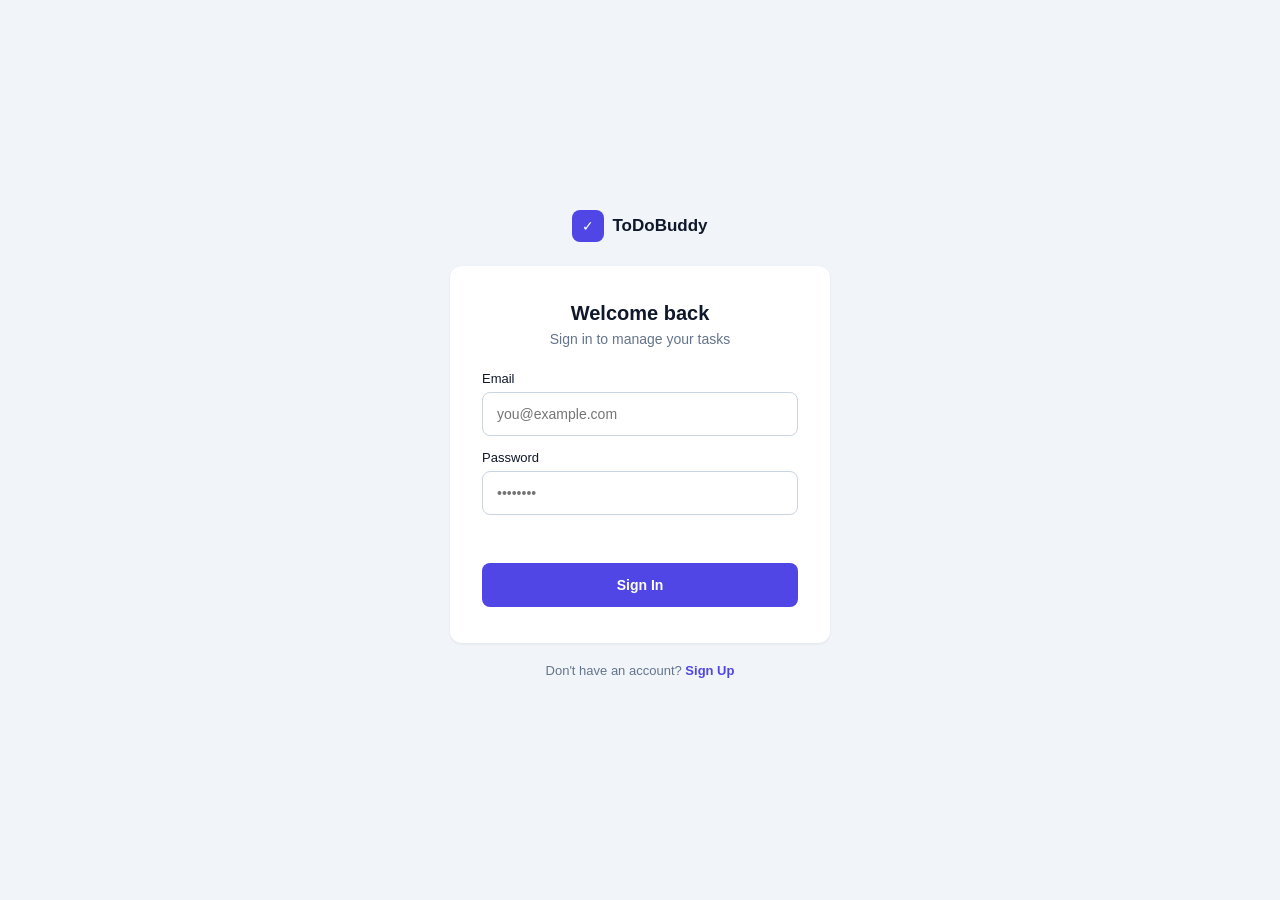
<file: index.html>
<!DOCTYPE html>
<html lang="en">
<head>
  <meta charset="UTF-8">
  <meta name="viewport" content="width=device-width, initial-scale=1.0">
  <title>To-Do App</title>
</head>
<body>

  <script>
    // Check if a user is already logged in via localStorage.
    const userId = localStorage.getItem("user_id");

    if (userId) {
      // User is logged in - go to dashboard
      window.location.href = "pages/dashboard.html";
    } else {
      // No user logged in - go to sign in
      window.location.href = "pages/signin.html";
    }
  </script>

</body>
</html>
</file>
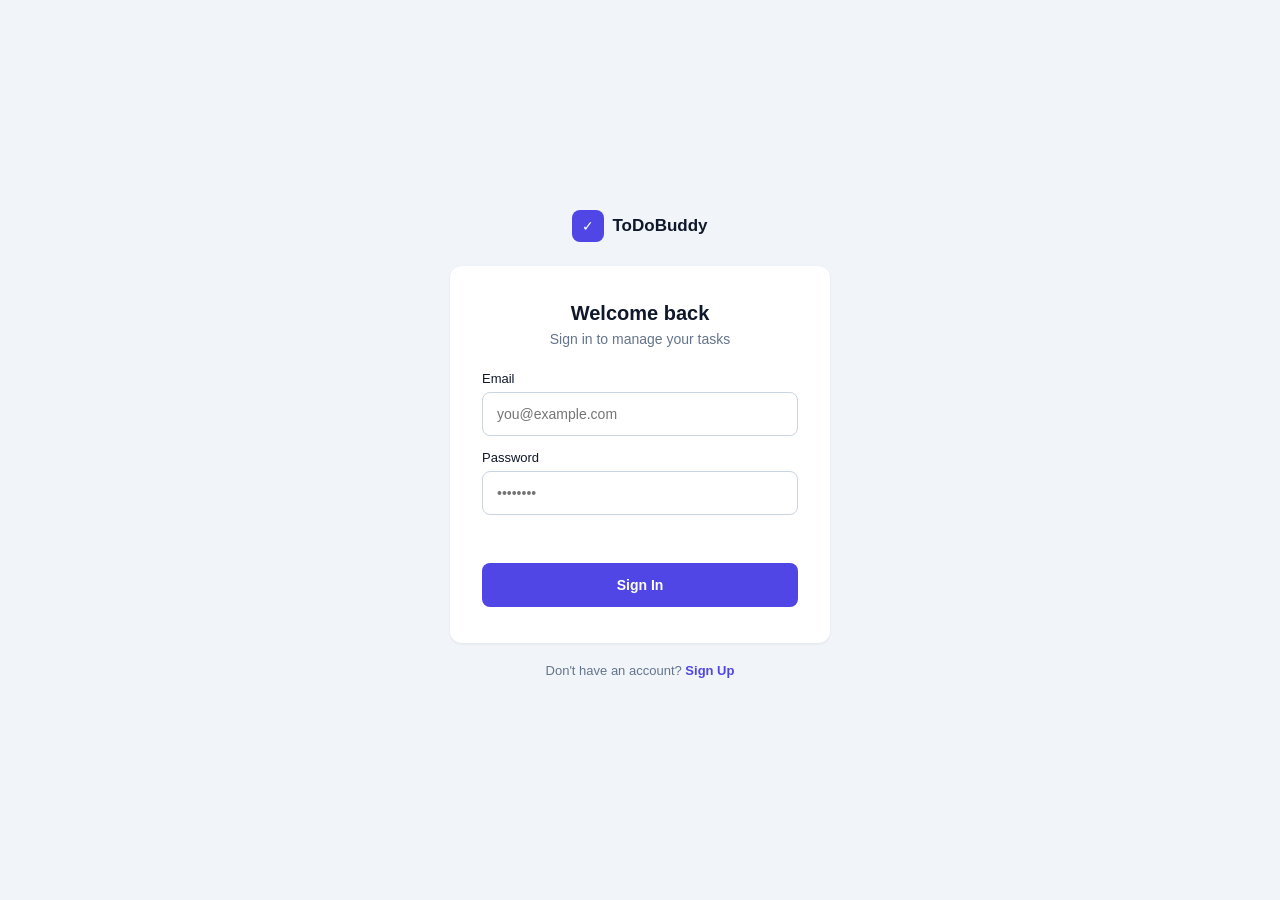
<file: pages/dashboard.html>
<!DOCTYPE html>
<html lang="en">
<head>
  <meta charset="UTF-8">
  <meta name="viewport" content="width=device-width, initial-scale=1.0">
  <title>Dashboard - ToDoBuddy</title>
  <link rel="stylesheet" href="../css/dashboard.css">
</head>
<body>

  <header class="dashboard-header">
    <div class="header-left">
      <span class="brand-mark" aria-hidden="true">&#10003;</span>
      <div class="header-titles">
        <span class="brand-name">ToDoBuddy</span>
        <span id="user-info"></span>
      </div>
    </div>
    <button id="logout-btn" class="btn btn-ghost">
      <svg viewBox="0 0 24 24" fill="none" stroke-width="2" stroke-linecap="round" stroke-linejoin="round"><path d="M9 21H5a2 2 0 0 1-2-2V5a2 2 0 0 1 2-2h4"/><polyline points="16 17 21 12 16 7"/><line x1="21" y1="12" x2="9" y2="12"/></svg>
      Log out
    </button>
  </header>

  <main class="dashboard-main">

    <div class="page-title-row">
      <div>
        <h1>Your tasks</h1>
        <p id="tasks-summary">0 active &middot; 0 completed</p>
      </div>
      <button id="add-task-btn" class="btn btn-primary">+ Add task</button>
    </div>

    <section id="active-tasks-section">
      <div class="section-label">
        <span>Active</span>
        <span id="active-count" class="count-badge">0</span>
      </div>
      <div id="active-tasks-list" class="task-list-box"></div>
    </section>

    <section id="completed-tasks-section">
      <div class="section-label">
        <span>Completed</span>
        <span id="completed-count" class="count-badge">0</span>
      </div>
      <div id="completed-tasks-list" class="task-list-box"></div>
    </section>

  </main>

  <!-- Add/Edit Task Modal (hidden by default) -->
  <div id="task-modal" class="modal hidden">
    <div class="modal-content">
      <h2 id="modal-title">Add Task</h2>

      <form id="task-form">
        <input type="hidden" id="task-item-id">

        <div class="field">
          <label class="field-label" for="task-name">Task Name</label>
          <input class="input" type="text" id="task-name" name="item_name" required>
        </div>

        <div class="field">
          <label class="field-label" for="task-description">Task Description</label>
          <textarea class="input" id="task-description" name="item_description" required></textarea>
        </div>

        <div id="task-error" class="error-message"></div>

        <div class="modal-actions">
          <button type="button" id="task-cancel-btn" class="btn btn-ghost">Cancel</button>
          <button type="submit" id="task-save-btn" class="btn btn-primary">Add</button>
        </div>
      </form>
    </div>
  </div>

  <script src="https://code.jquery.com/jquery-3.7.1.min.js"></script>
  <script src="../js/api.js"></script>
  <script src="../js/auth.js"></script>
  <script src="../js/dashboard.js"></script>
</body>
</html>
</file>
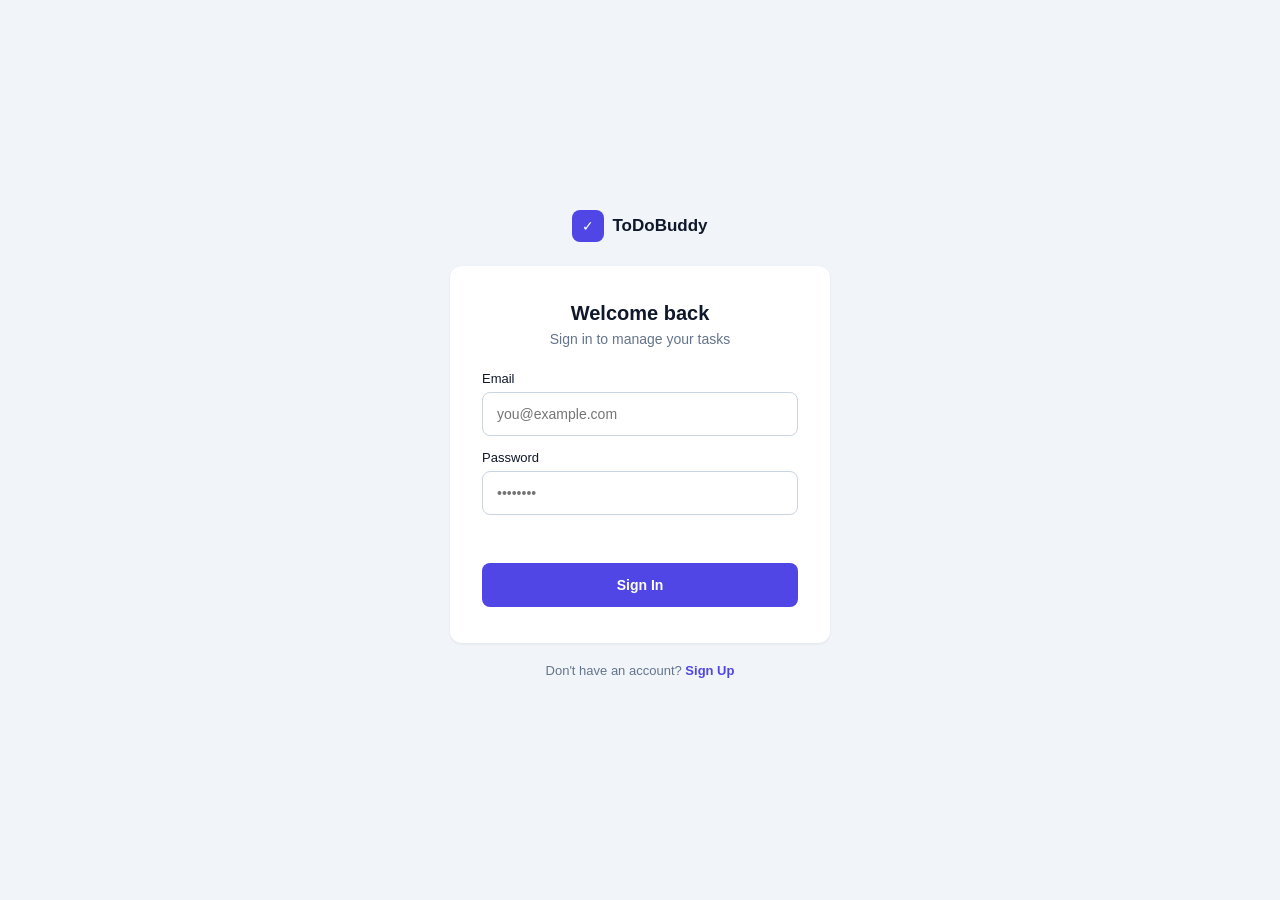
<file: pages/signin.html>
<!DOCTYPE html>
<html lang="en">
<head>
  <meta charset="UTF-8">
  <meta name="viewport" content="width=device-width, initial-scale=1.0">
  <title>Sign In - ToDoBuddy</title>
  <link rel="stylesheet" href="../css/signin.css">
</head>
<body>

  <main class="auth-wrap">
    <div class="auth-container">

      <div class="brand">
        <span class="brand-mark" aria-hidden="true">&#10003;</span>
        <span class="brand-name">ToDoBuddy</span>
      </div>

      <div class="card">
        <div class="card-head">
          <h1 class="card-title">Welcome back</h1>
          <p class="card-subtitle">Sign in to manage your tasks</p>
        </div>

        <form id="signin-form">
          <div class="field">
            <label class="field-label" for="email">Email</label>
            <input class="input" type="email" id="email" name="email" placeholder="you@example.com" required>
          </div>

          <div class="field">
            <label class="field-label" for="password">Password</label>
            <input class="input" type="password" id="password" name="password" placeholder="&bull;&bull;&bull;&bull;&bull;&bull;&bull;&bull;" required>
          </div>

          <div id="signin-error" class="error-message"></div>

          <button type="submit" id="signin-btn" class="btn btn-primary btn-block">Sign In</button>
        </form>
      </div>

      <p class="auth-foot">Don't have an account? <a class="link" href="signup.html">Sign Up</a></p>

    </div>
  </main>

  <script src="https://code.jquery.com/jquery-3.7.1.min.js"></script>
  <script src="../js/api.js"></script>
  <script src="../js/auth.js"></script>
</body>
</html>
</file>
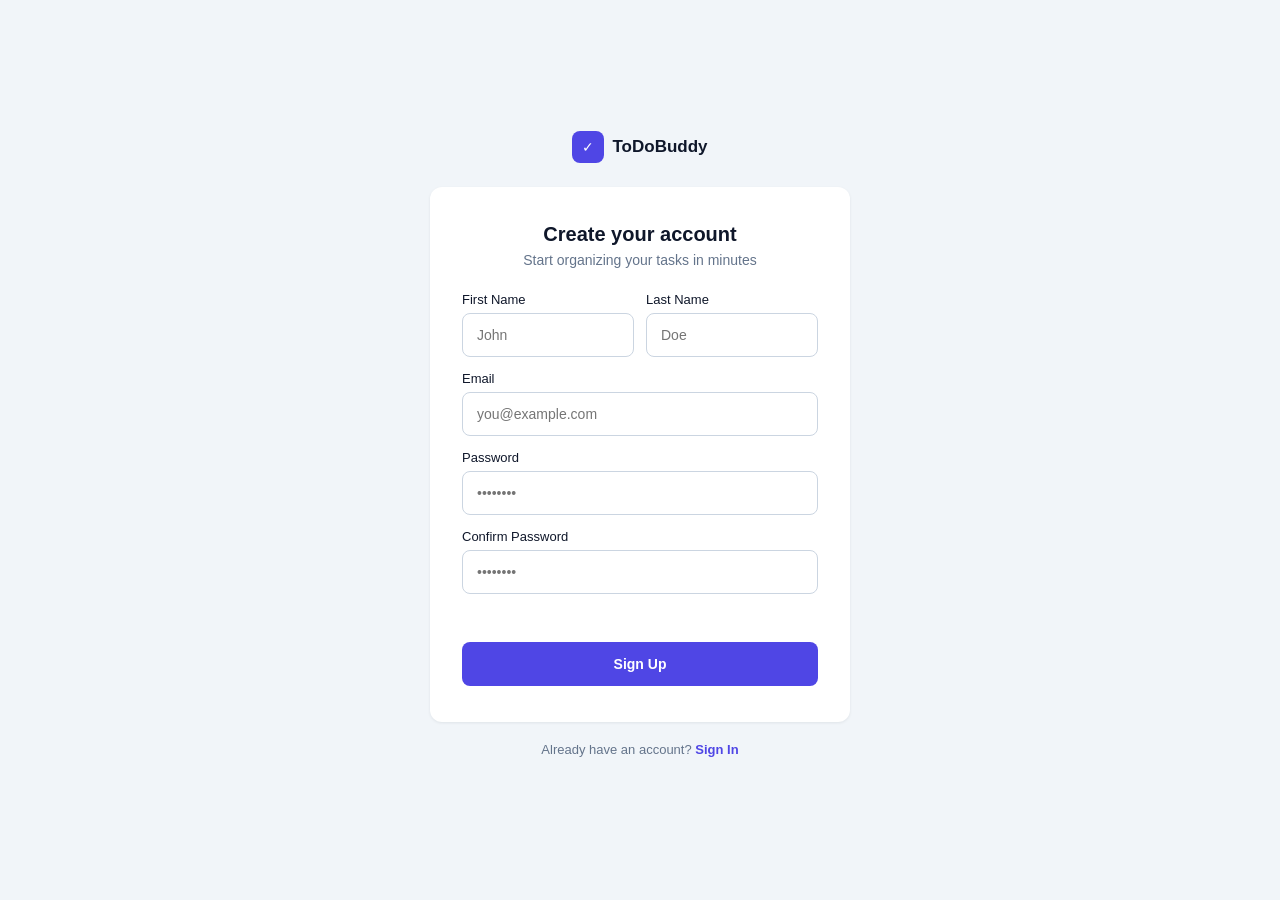
<file: pages/signup.html>
<!DOCTYPE html>
<html lang="en">
<head>
  <meta charset="UTF-8">
  <meta name="viewport" content="width=device-width, initial-scale=1.0">
  <title>Sign Up - ToDoBuddy</title>
  <link rel="stylesheet" href="../css/signup.css">
</head>
<body>

  <main class="auth-wrap">
    <div class="auth-container">

      <div class="brand">
        <span class="brand-mark" aria-hidden="true">&#10003;</span>
        <span class="brand-name">ToDoBuddy</span>
      </div>

      <div class="card">
        <div class="card-head">
          <h1 class="card-title">Create your account</h1>
          <p class="card-subtitle">Start organizing your tasks in minutes</p>
        </div>

        <form id="signup-form">
          <div class="field-row">
            <div class="field">
              <label class="field-label" for="first_name">First Name</label>
              <input class="input" type="text" id="first_name" name="first_name" placeholder="John" required>
            </div>
            <div class="field">
              <label class="field-label" for="last_name">Last Name</label>
              <input class="input" type="text" id="last_name" name="last_name" placeholder="Doe" required>
            </div>
          </div>

          <div class="field">
            <label class="field-label" for="email">Email</label>
            <input class="input" type="email" id="email" name="email" placeholder="you@example.com" required>
          </div>

          <div class="field">
            <label class="field-label" for="password">Password</label>
            <input class="input" type="password" id="password" name="password" placeholder="&bull;&bull;&bull;&bull;&bull;&bull;&bull;&bull;" required>
          </div>

          <div class="field">
            <label class="field-label" for="confirm_password">Confirm Password</label>
            <input class="input" type="password" id="confirm_password" name="confirm_password" placeholder="&bull;&bull;&bull;&bull;&bull;&bull;&bull;&bull;" required>
          </div>

          <div id="signup-error" class="error-message"></div>

          <button type="submit" id="signup-btn" class="btn btn-primary btn-block">Sign Up</button>
        </form>
      </div>

      <p class="auth-foot">Already have an account? <a class="link" href="signin.html">Sign In</a></p>

    </div>
  </main>

  <script src="https://code.jquery.com/jquery-3.7.1.min.js"></script>
  <script src="../js/api.js"></script>
  <script src="../js/auth.js"></script>
</body>
</html>
</file>
<file: css/dashboard.css>
:root {
  --primary: #4f46e5;
  --primary-hover: #4338ca;
  --bg: #f1f5f9;
  --surface: #ffffff;
  --ink: #0f172a;
  --ink-2: #64748b;
  --ink-muted: #94a3b8;
  --border: #cbd5e1;
  --danger: #dc2626;
  --danger-bg: #fee2e2;
  --radius: 10px;
}

* {
  box-sizing: border-box;
}

body {
  margin: 0;
  font-family: -apple-system, "Segoe UI", Roboto, sans-serif;
  background: var(--bg);
  color: var(--ink);
}

.dashboard-header {
  display: flex;
  align-items: center;
  justify-content: space-between;
  padding: 14px 32px;
  background: var(--surface);
  border-bottom: 1px solid var(--border);
}

.header-left {
  display: flex;
  align-items: center;
  gap: 10px;
}

.brand-mark {
  display: inline-flex;
  align-items: center;
  justify-content: center;
  width: 32px;
  height: 32px;
  border-radius: 8px;
  background: var(--primary);
  color: #fff;
  font-size: 14px;
  flex-shrink: 0;
}

.header-titles {
  display: flex;
  flex-direction: column;
  line-height: 1.3;
}

.header-titles .brand-name {
  font-size: 15px;
  font-weight: 600;
}

#user-info {
  font-size: 12px;
  color: var(--ink-2);
}

.btn {
  height: 40px;
  padding: 0 16px;
  font-size: 14px;
  font-weight: 600;
  font-family: inherit;
  border: none;
  border-radius: 8px;
  cursor: pointer;
}

.btn-primary {
  background: var(--primary);
  color: #fff;
}

.btn-primary:hover {
  background: var(--primary-hover);
}

.btn-ghost {
  background: transparent;
  border: none;
  color: var(--ink-2);
  display: inline-flex;
  align-items: center;
  gap: 6px;
}

.btn-ghost:hover {
  color: var(--ink);
}

.btn-ghost svg {
  width: 16px;
  height: 16px;
  stroke: currentColor;
}

.dashboard-main {
  max-width: 860px;
  margin: 0 auto;
  padding: 32px;
}

.page-title-row {
  display: flex;
  align-items: flex-start;
  justify-content: space-between;
  margin-bottom: 28px;
}

.page-title-row h1 {
  font-size: 24px;
  font-weight: 600;
  margin: 0;
}

#tasks-summary {
  font-size: 14px;
  color: var(--ink-2);
  margin: 4px 0 0;
}

#active-tasks-section,
#completed-tasks-section {
  margin-bottom: 28px;
}

.section-label {
  display: flex;
  align-items: center;
  gap: 8px;
  font-size: 12px;
  font-weight: 600;
  letter-spacing: 0.04em;
  text-transform: uppercase;
  color: var(--ink-2);
  margin-bottom: 10px;
}

.count-badge {
  font-size: 12px;
  color: var(--primary);
}

.task-list-box {
  background: var(--surface);
  border: 1px dashed var(--border);
  border-radius: 16px;
}

.task-list-box:has(.task-card) {
  border-style: solid;
}

.empty-state {
  display: flex;
  flex-direction: column;
  align-items: center;
  justify-content: center;
  gap: 10px;
  padding: 40px 20px;
  color: var(--ink-2);
  font-size: 14px;
}

.empty-state-icon svg {
  width: 26px;
  height: 26px;
  stroke: var(--ink-muted);
}

.task-card {
  display: flex;
  align-items: center;
  justify-content: space-between;
  gap: 16px;
  padding: 16px 20px;
  border-bottom: 1px solid #eef0f4;
}

.task-card:last-child {
  border-bottom: none;
}

.task-info {
  display: flex;
  flex-direction: column;
  gap: 4px;
  text-align: left;
  min-width: 0;
}

.task-name {
  margin: 0;
  font-size: 15px;
  font-weight: 600;
}

.task-description {
  margin: 0;
  font-size: 13px;
  color: var(--ink-2);
}

.task-card.completed .task-name,
.task-card.completed .task-description {
  text-decoration: line-through;
  color: var(--ink-muted);
}

.task-actions {
  display: flex;
  gap: 8px;
  flex-shrink: 0;
}

.task-actions button {
  height: 34px;
  padding: 0 12px;
  border-radius: 7px;
  font-family: inherit;
  font-size: 13px;
  font-weight: 600;
  cursor: pointer;
  border: 1px solid transparent;
}

.edit-btn {
  background: transparent;
  border-color: var(--border);
  color: var(--ink-2);
}

.edit-btn:hover {
  border-color: var(--primary);
  color: var(--primary);
}

.complete-btn {
  background: var(--primary);
  color: #fff;
}

.complete-btn:hover {
  background: var(--primary-hover);
}

.restore-btn {
  background: transparent;
  border-color: var(--primary);
  color: var(--primary);
}

.restore-btn:hover {
  background: #eef2ff;
}

.delete-btn {
  background: transparent;
  border-color: var(--border);
  color: var(--danger);
}

.delete-btn:hover {
  border-color: var(--danger);
  background: var(--danger-bg);
}

.modal {
  position: fixed;
  inset: 0;
  background: rgba(15, 23, 42, 0.45);
  display: flex;
  align-items: center;
  justify-content: center;
  padding: 16px;
}

.modal.hidden {
  display: none;
}

.modal-content {
  width: 100%;
  max-width: 420px;
  background: var(--surface);
  border-radius: 12px;
  padding: 28px 28px 24px;
}

.modal-content h2 {
  margin: 0 0 20px;
  font-size: 18px;
  font-weight: 600;
}

.modal-content .field {
  margin-bottom: 14px;
  display: flex;
  flex-direction: column;
}

.modal-content .field-label {
  font-size: 13px;
  font-weight: 500;
  color: var(--ink);
  margin-bottom: 6px;
}

.modal-content .input {
  width: 100%;
  border-radius: 8px;
  border: 1px solid var(--border);
  padding: 10px 14px;
  font-size: 14px;
  font-family: inherit;
  color: var(--ink);
  resize: vertical;
}

.modal-content textarea.input {
  height: auto;
  min-height: 80px;
}

.modal-content .input:focus {
  outline: none;
  border-color: var(--primary);
  box-shadow: 0 0 0 3px rgba(79, 70, 229, 0.15);
}

.modal-content .error-message {
  color: var(--danger);
  font-size: 13px;
  margin-bottom: 12px;
  min-height: 16px;
}

.modal-actions {
  display: flex;
  justify-content: flex-end;
  gap: 8px;
  margin-top: 4px;
}

@media (max-width: 600px) {
  .page-title-row {
    flex-direction: column;
    gap: 16px;
  }

  .task-card {
    flex-direction: column;
    align-items: flex-start;
  }

  .task-actions {
    width: 100%;
  }

  .task-actions button {
    flex: 1;
  }
}
</file>
<file: css/signin.css>
:root {
  --primary: #4f46e5;
  --primary-hover: #4338ca;
  --bg: #f1f5f9;
  --surface: #ffffff;
  --ink: #0f172a;
  --ink-2: #64748b;
  --ink-muted: #94a3b8;
  --border: #cbd5e1;
  --danger: #dc2626;
  --danger-bg: #fee2e2;
  --radius: 10px;
}

* {
  box-sizing: border-box;
}

body {
  margin: 0;
  font-family: -apple-system, "Segoe UI", Roboto, sans-serif;
  background: var(--bg);
  color: var(--ink);
}

.auth-wrap {
  min-height: 100vh;
  display: flex;
  align-items: center;
  justify-content: center;
  padding: 40px 16px;
}

.auth-container {
  width: 100%;
  max-width: 380px;
}

.brand {
  display: flex;
  align-items: center;
  justify-content: center;
  gap: 8px;
  margin-bottom: 24px;
}

.brand-mark {
  display: inline-flex;
  align-items: center;
  justify-content: center;
  width: 32px;
  height: 32px;
  border-radius: 8px;
  background: var(--primary);
  color: #fff;
  font-size: 14px;
}

.brand-name {
  font-size: 17px;
  font-weight: 600;
}

.card {
  background: var(--surface);
  border-radius: 12px;
  box-shadow: 0 1px 3px rgba(15, 23, 42, 0.08);
  padding: 36px 32px;
}

.card-head {
  text-align: center;
  margin-bottom: 24px;
}

.card-title {
  font-size: 20px;
  font-weight: 600;
  margin: 0;
}

.card-subtitle {
  font-size: 14px;
  color: var(--ink-2);
  margin: 6px 0 0;
}

.field {
  margin-bottom: 14px;
  display: flex;
  flex-direction: column;
}

.field-label {
  font-size: 13px;
  font-weight: 500;
  color: var(--ink);
  margin-bottom: 6px;
}

.input {
  height: 44px;
  padding: 0 14px;
  font-size: 14px;
  font-family: inherit;
  color: var(--ink);
  background: var(--surface);
  border: 1px solid var(--border);
  border-radius: 8px;
}

.input:focus {
  outline: none;
  border-color: var(--primary);
  box-shadow: 0 0 0 3px rgba(79, 70, 229, 0.15);
}

.error-message {
  color: var(--danger);
  font-size: 13px;
  margin-bottom: 12px;
  min-height: 16px;
}

.btn {
  height: 44px;
  padding: 0 16px;
  font-size: 14px;
  font-weight: 600;
  font-family: inherit;
  border: none;
  border-radius: 8px;
  cursor: pointer;
}

.btn-primary {
  background: var(--primary);
  color: #fff;
}

.btn-primary:hover {
  background: var(--primary-hover);
}

.btn-block {
  width: 100%;
  margin-top: 6px;
}

.auth-foot {
  text-align: center;
  font-size: 13px;
  color: var(--ink-2);
  margin-top: 20px;
}

.link {
  font-weight: 600;
  color: var(--primary);
  text-decoration: none;
}

.link:hover {
  text-decoration: underline;
}
</file>
<file: css/signup.css>
:root {
  --primary: #4f46e5;
  --primary-hover: #4338ca;
  --bg: #f1f5f9;
  --surface: #ffffff;
  --ink: #0f172a;
  --ink-2: #64748b;
  --ink-muted: #94a3b8;
  --border: #cbd5e1;
  --danger: #dc2626;
  --danger-bg: #fee2e2;
  --radius: 10px;
}

* {
  box-sizing: border-box;
}

body {
  margin: 0;
  font-family: -apple-system, "Segoe UI", Roboto, sans-serif;
  background: var(--bg);
  color: var(--ink);
}

.auth-wrap {
  min-height: 100vh;
  display: flex;
  align-items: center;
  justify-content: center;
  padding: 40px 16px;
}

.auth-container {
  width: 100%;
  max-width: 420px;
}

.brand {
  display: flex;
  align-items: center;
  justify-content: center;
  gap: 8px;
  margin-bottom: 24px;
}

.brand-mark {
  display: inline-flex;
  align-items: center;
  justify-content: center;
  width: 32px;
  height: 32px;
  border-radius: 8px;
  background: var(--primary);
  color: #fff;
  font-size: 14px;
}

.brand-name {
  font-size: 17px;
  font-weight: 600;
}

.card {
  background: var(--surface);
  border-radius: 12px;
  box-shadow: 0 1px 3px rgba(15, 23, 42, 0.08);
  padding: 36px 32px;
}

.card-head {
  text-align: center;
  margin-bottom: 24px;
}

.card-title {
  font-size: 20px;
  font-weight: 600;
  margin: 0;
}

.card-subtitle {
  font-size: 14px;
  color: var(--ink-2);
  margin: 6px 0 0;
}

.field-row {
  display: grid;
  grid-template-columns: 1fr 1fr;
  gap: 12px;
}

.field {
  margin-bottom: 14px;
  display: flex;
  flex-direction: column;
}

.field-label {
  font-size: 13px;
  font-weight: 500;
  color: var(--ink);
  margin-bottom: 6px;
}

.input {
  height: 44px;
  padding: 0 14px;
  font-size: 14px;
  font-family: inherit;
  color: var(--ink);
  background: var(--surface);
  border: 1px solid var(--border);
  border-radius: 8px;
  width: 100%;
}

.input:focus {
  outline: none;
  border-color: var(--primary);
  box-shadow: 0 0 0 3px rgba(79, 70, 229, 0.15);
}

.error-message {
  color: var(--danger);
  font-size: 13px;
  margin-bottom: 12px;
  min-height: 16px;
}

.btn {
  height: 44px;
  padding: 0 16px;
  font-size: 14px;
  font-weight: 600;
  font-family: inherit;
  border: none;
  border-radius: 8px;
  cursor: pointer;
}

.btn-primary {
  background: var(--primary);
  color: #fff;
}

.btn-primary:hover {
  background: var(--primary-hover);
}

.btn-block {
  width: 100%;
  margin-top: 6px;
}

.auth-foot {
  text-align: center;
  font-size: 13px;
  color: var(--ink-2);
  margin-top: 20px;
}

.link {
  font-weight: 600;
  color: var(--primary);
  text-decoration: none;
}

.link:hover {
  text-decoration: underline;
}
</file>
